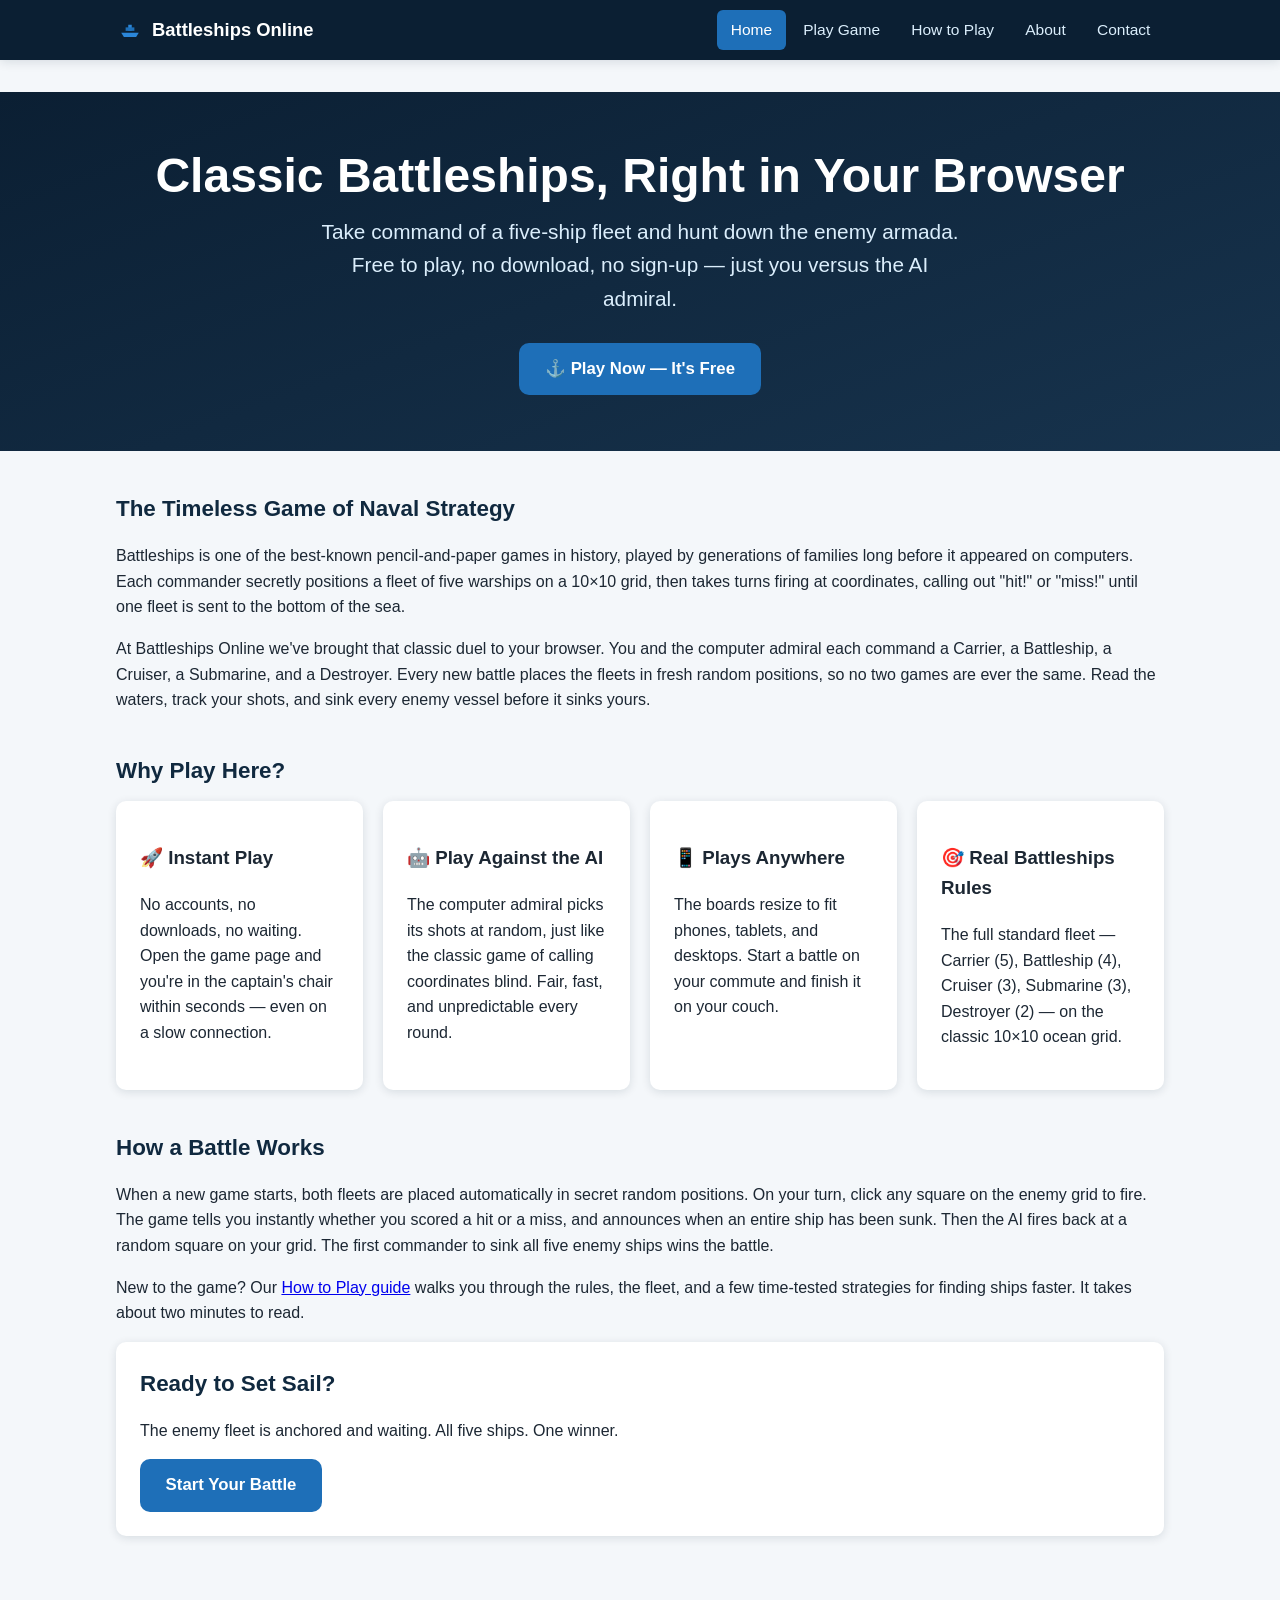
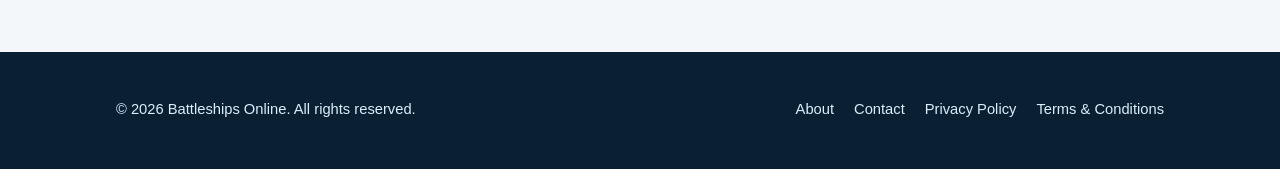
<file: index.html>
<!DOCTYPE html>
<html lang="en">
<head>
  <meta charset="UTF-8">
  <meta name="viewport" content="width=device-width, initial-scale=1.0">
  <title>Battleships Online — Free Battleship Game vs AI</title>
  <meta name="description" content="Play the classic Battleships game free in your browser. Sink the AI fleet before it sinks yours — no download, no sign-up, just instant naval strategy fun.">
  <link rel="icon" type="image/svg+xml" href="favicon.svg">
  <link rel="stylesheet" href="css/style.css">
  <script async src="https://pagead2.googlesyndication.com/pagead/js/adsbygoogle.js?client=ca-pub-6449843857507736" crossorigin="anonymous"></script>
</head>
<body>
  <a class="skip-link" href="#main-content">Skip to main content</a>

  <header class="site-header">
    <div class="container">
      <a class="brand" href="index.html">
        <svg viewBox="0 0 64 64" aria-hidden="true"><path d="M12 38h40l-6 10H18z" fill="#2b86d9"/><rect x="28" y="20" width="8" height="14" fill="#2b86d9"/><rect x="22" y="26" width="20" height="8" fill="#1e6fb8"/></svg>
        Battleships Online
      </a>
      <button class="nav-toggle" aria-expanded="false" aria-controls="main-nav">☰ Menu</button>
      <nav class="main-nav" id="main-nav" aria-label="Main navigation">
        <ul>
          <li><a href="index.html" aria-current="page">Home</a></li>
          <li><a href="game.html">Play Game</a></li>
          <li><a href="how-to-play.html">How to Play</a></li>
          <li><a href="about.html">About</a></li>
          <li><a href="contact.html">Contact</a></li>
        </ul>
      </nav>
    </div>
  </header>

  <main id="main-content">
    <section class="hero">
      <div class="container">
        <h1>Classic Battleships, Right in Your Browser</h1>
        <p>Take command of a five-ship fleet and hunt down the enemy armada. Free to play, no download, no sign-up — just you versus the AI admiral.</p>
        <a class="btn" href="game.html">⚓ Play Now — It's Free</a>
      </div>
    </section>

    <div class="container">
      <section aria-labelledby="what-is">
        <h2 class="section-title" id="what-is">The Timeless Game of Naval Strategy</h2>
        <p>
          Battleships is one of the best-known pencil-and-paper games in history, played by
          generations of families long before it appeared on computers. Each commander secretly
          positions a fleet of five warships on a 10×10 grid, then takes turns firing at
          coordinates, calling out "hit!" or "miss!" until one fleet is sent to the bottom of the sea.
        </p>
        <p>
          At Battleships Online we've brought that classic duel to your browser. You and the
          computer admiral each command a Carrier, a Battleship, a Cruiser, a Submarine, and a
          Destroyer. Every new battle places the fleets in fresh random positions, so no two
          games are ever the same. Read the waters, track your shots, and sink every enemy
          vessel before it sinks yours.
        </p>
      </section>

      <section aria-labelledby="features">
        <h2 class="section-title" id="features">Why Play Here?</h2>
        <div class="card-grid">
          <div class="card">
            <h3>🚀 Instant Play</h3>
            <p>No accounts, no downloads, no waiting. Open the game page and you're in the captain's chair within seconds — even on a slow connection.</p>
          </div>
          <div class="card">
            <h3>🤖 Play Against the AI</h3>
            <p>The computer admiral picks its shots at random, just like the classic game of calling coordinates blind. Fair, fast, and unpredictable every round.</p>
          </div>
          <div class="card">
            <h3>📱 Plays Anywhere</h3>
            <p>The boards resize to fit phones, tablets, and desktops. Start a battle on your commute and finish it on your couch.</p>
          </div>
          <div class="card">
            <h3>🎯 Real Battleships Rules</h3>
            <p>The full standard fleet — Carrier (5), Battleship (4), Cruiser (3), Submarine (3), Destroyer (2) — on the classic 10×10 ocean grid.</p>
          </div>
        </div>
      </section>

      <!--
        AD SLOT #1 (home page)
        After your AdSense account is approved, paste your ad unit code here, e.g.:
        <script async src="https://pagead2.googlesyndication.com/pagead/js/adsbygoogle.js?client=ca-pub-XXXXXXXXXXXXXXXX" crossorigin="anonymous"></script>
        <ins class="adsbygoogle" style="display:block" data-ad-client="ca-pub-XXXXXXXXXXXXXXXX" data-ad-slot="1234567890" data-ad-format="auto" data-full-width-responsive="true"></ins>
        <script>(adsbygoogle = window.adsbygoogle || []).push({});</script>
      -->

      <section aria-labelledby="how-works">
        <h2 class="section-title" id="how-works">How a Battle Works</h2>
        <p>
          When a new game starts, both fleets are placed automatically in secret random
          positions. On your turn, click any square on the enemy grid to fire. The game tells
          you instantly whether you scored a hit or a miss, and announces when an entire ship
          has been sunk. Then the AI fires back at a random square on your grid. The first
          commander to sink all five enemy ships wins the battle.
        </p>
        <p>
          New to the game? Our <a href="how-to-play.html">How to Play guide</a> walks you
          through the rules, the fleet, and a few time-tested strategies for finding ships
          faster. It takes about two minutes to read.
        </p>
      </section>

      <section class="card" aria-labelledby="cta">
        <h2 class="section-title" id="cta" style="margin-top:0">Ready to Set Sail?</h2>
        <p>The enemy fleet is anchored and waiting. All five ships. One winner.</p>
        <a class="btn" href="game.html">Start Your Battle</a>
      </section>
    </div>
  </main>

  <footer class="site-footer">
    <div class="container">
      <p>&copy; <span class="js-current-year">2026</span> Battleships Online. All rights reserved.</p>
      <ul class="footer-links">
        <li><a href="about.html">About</a></li>
        <li><a href="contact.html">Contact</a></li>
        <li><a href="privacy-policy.html">Privacy Policy</a></li>
        <li><a href="terms-and-conditions.html">Terms &amp; Conditions</a></li>
      </ul>
    </div>
  </footer>

  <script src="js/main.js"></script>
</body>
</html>
</file>
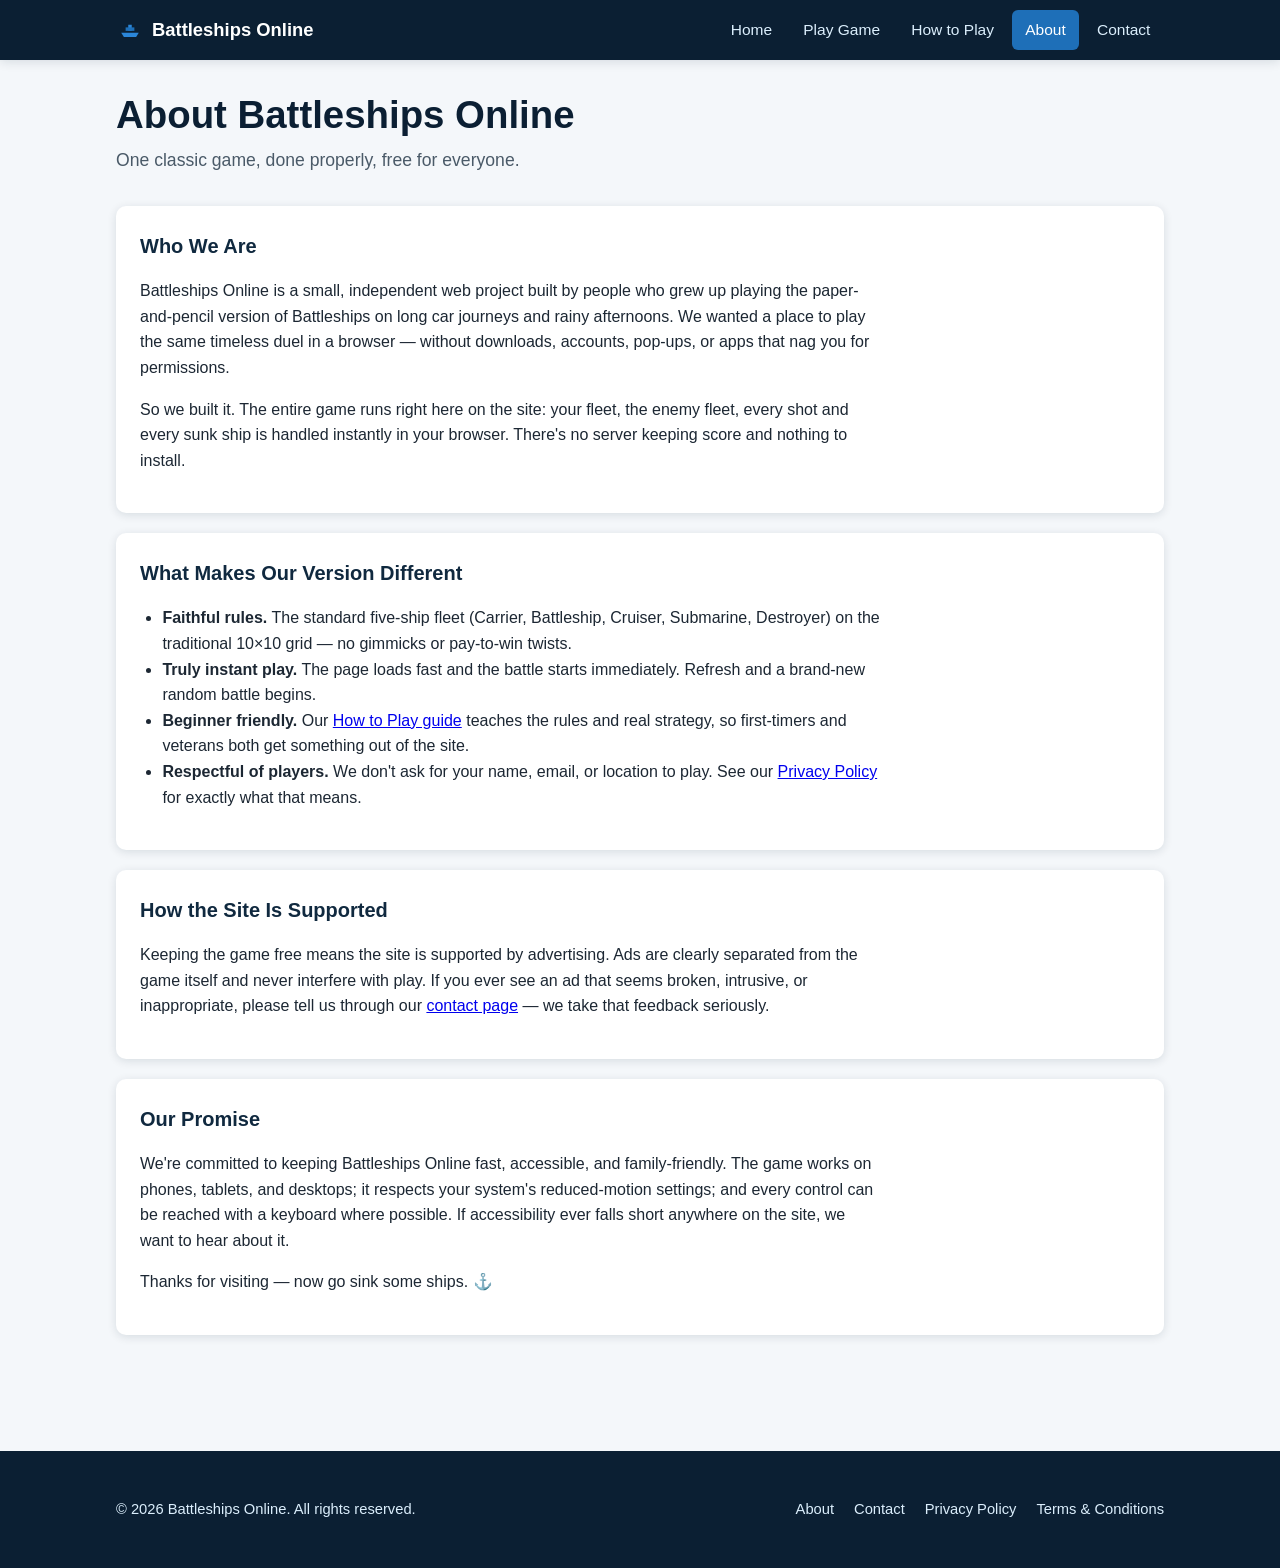
<file: about.html>
<!DOCTYPE html>
<html lang="en">
<head>
  <meta charset="UTF-8">
  <meta name="viewport" content="width=device-width, initial-scale=1.0">
  <title>About Us | Battleships Online</title>
  <meta name="description" content="Learn about Battleships Online: who we are, why we built a free browser Battleships game, and what makes our version of the classic naval strategy game worth playing.">
  <link rel="icon" type="image/svg+xml" href="favicon.svg">
  <link rel="stylesheet" href="css/style.css">
</head>
<body>
  <a class="skip-link" href="#main-content">Skip to main content</a>

  <header class="site-header">
    <div class="container">
      <a class="brand" href="index.html">
        <svg viewBox="0 0 64 64" aria-hidden="true"><path d="M12 38h40l-6 10H18z" fill="#2b86d9"/><rect x="28" y="20" width="8" height="14" fill="#2b86d9"/><rect x="22" y="26" width="20" height="8" fill="#1e6fb8"/></svg>
        Battleships Online
      </a>
      <button class="nav-toggle" aria-expanded="false" aria-controls="main-nav">☰ Menu</button>
      <nav class="main-nav" id="main-nav" aria-label="Main navigation">
        <ul>
          <li><a href="index.html">Home</a></li>
          <li><a href="game.html">Play Game</a></li>
          <li><a href="how-to-play.html">How to Play</a></li>
          <li><a href="about.html" aria-current="page">About</a></li>
          <li><a href="contact.html">Contact</a></li>
        </ul>
      </nav>
    </div>
  </header>

  <main id="main-content">
    <div class="container legal">
      <h1 class="page-title">About Battleships Online</h1>
      <p class="page-subtitle">One classic game, done properly, free for everyone.</p>

      <section class="card">
        <h2 style="margin-top:0">Who We Are</h2>
        <p>
          Battleships Online is a small, independent web project built by people who grew up
          playing the paper-and-pencil version of Battleships on long car journeys and rainy
          afternoons. We wanted a place to play the same timeless duel in a browser — without
          downloads, accounts, pop-ups, or apps that nag you for permissions.
        </p>
        <p>
          So we built it. The entire game runs right here on the site: your fleet, the
          enemy fleet, every shot and every sunk ship is handled instantly in your browser.
          There's no server keeping score and nothing to install.
        </p>
      </section>

      <section class="card">
        <h2 style="margin-top:0">What Makes Our Version Different</h2>
        <ul>
          <li><strong>Faithful rules.</strong> The standard five-ship fleet (Carrier, Battleship, Cruiser, Submarine, Destroyer) on the traditional 10×10 grid — no gimmicks or pay-to-win twists.</li>
          <li><strong>Truly instant play.</strong> The page loads fast and the battle starts immediately. Refresh and a brand-new random battle begins.</li>
          <li><strong>Beginner friendly.</strong> Our <a href="how-to-play.html">How to Play guide</a> teaches the rules and real strategy, so first-timers and veterans both get something out of the site.</li>
          <li><strong>Respectful of players.</strong> We don't ask for your name, email, or location to play. See our <a href="privacy-policy.html">Privacy Policy</a> for exactly what that means.</li>
        </ul>
      </section>

      <!--
        AD SLOT #4 (about page)
        Paste your AdSense ad unit code here after approval.
      -->

      <section class="card">
        <h2 style="margin-top:0">How the Site Is Supported</h2>
        <p>
          Keeping the game free means the site is supported by advertising. Ads are clearly
          separated from the game itself and never interfere with play. If you ever see an
          ad that seems broken, intrusive, or inappropriate, please tell us through our
          <a href="contact.html">contact page</a> — we take that feedback seriously.
        </p>
      </section>

      <section class="card">
        <h2 style="margin-top:0">Our Promise</h2>
        <p>
          We're committed to keeping Battleships Online fast, accessible, and family-friendly.
          The game works on phones, tablets, and desktops; it respects your system's reduced-motion
          settings; and every control can be reached with a keyboard where possible. If
          accessibility ever falls short anywhere on the site, we want to hear about it.
        </p>
        <p>Thanks for visiting — now go sink some ships. ⚓</p>
      </section>
    </div>
  </main>

  <footer class="site-footer">
    <div class="container">
      <p>&copy; <span class="js-current-year">2026</span> Battleships Online. All rights reserved.</p>
      <ul class="footer-links">
        <li><a href="about.html">About</a></li>
        <li><a href="contact.html">Contact</a></li>
        <li><a href="privacy-policy.html">Privacy Policy</a></li>
        <li><a href="terms-and-conditions.html">Terms &amp; Conditions</a></li>
      </ul>
    </div>
  </footer>

  <script src="js/main.js"></script>
</body>
</html>
</file>
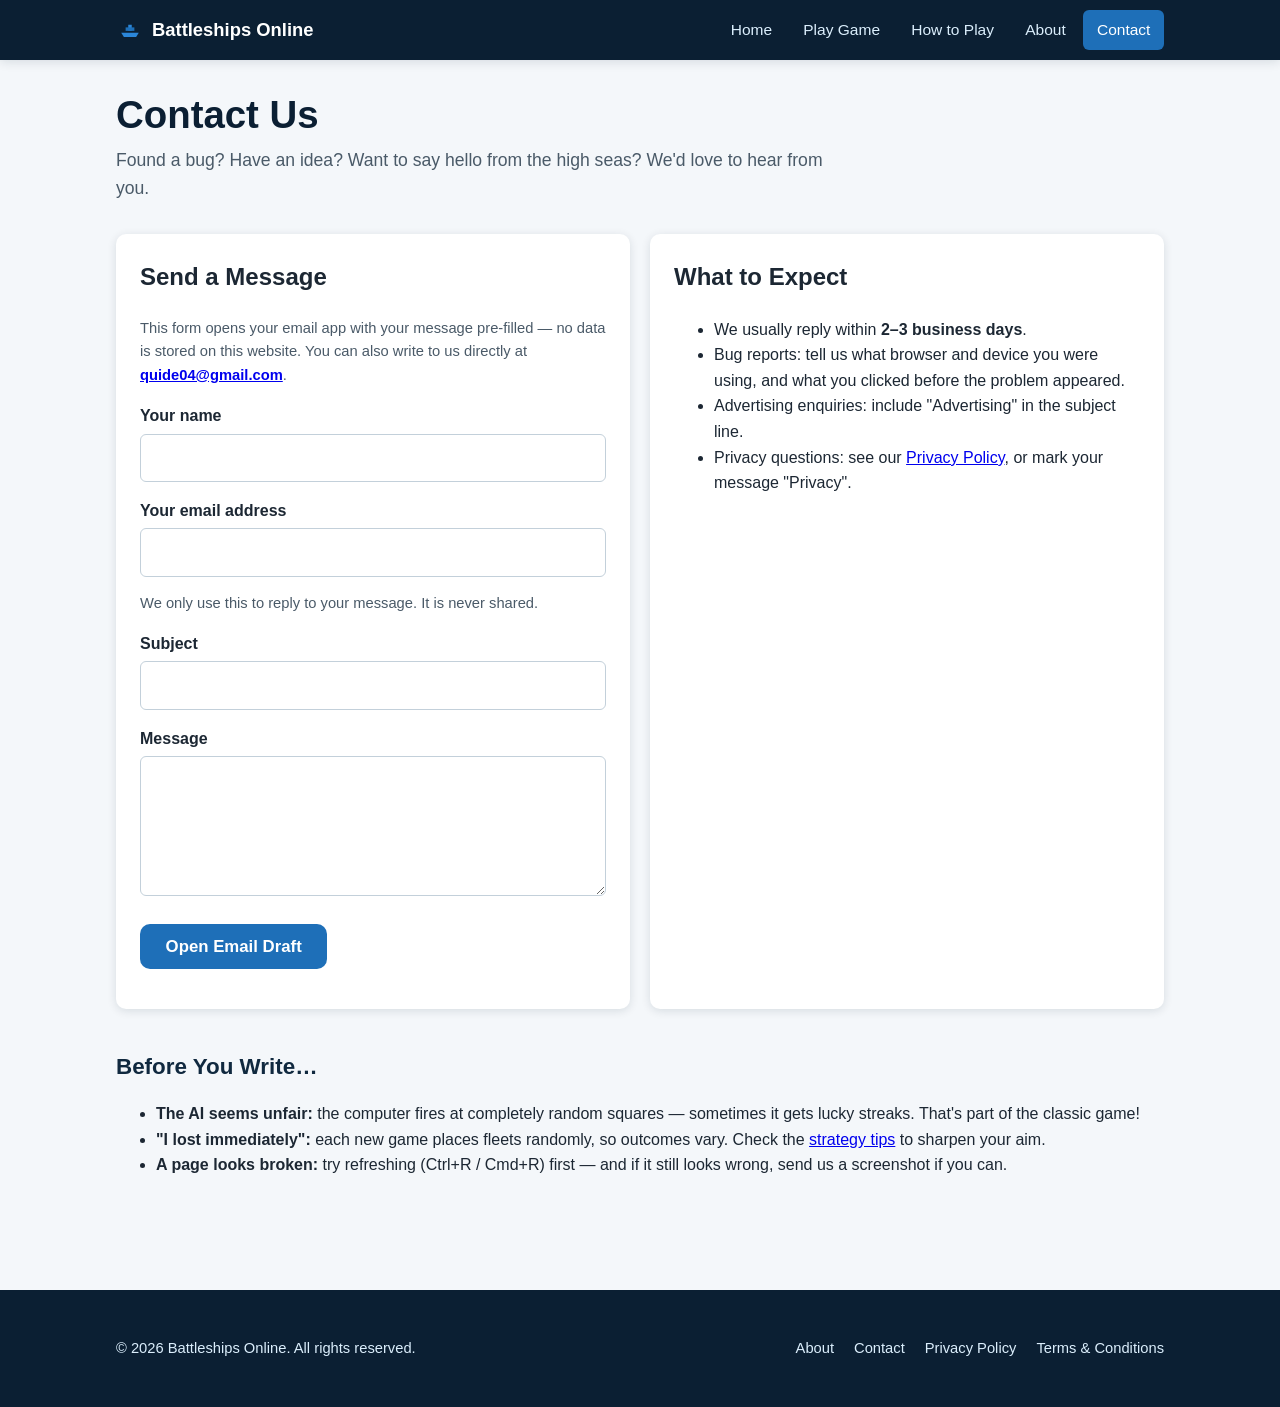
<file: contact.html>
<!DOCTYPE html>
<html lang="en">
<head>
  <meta charset="UTF-8">
  <meta name="viewport" content="width=device-width, initial-scale=1.0">
  <title>Contact Us | Battleships Online</title>
  <meta name="description" content="Get in touch with the Battleships Online team. Report a bug, suggest an improvement, ask about advertising, or just say hello — we read every message.">
  <link rel="icon" type="image/svg+xml" href="favicon.svg">
  <link rel="stylesheet" href="css/style.css">
</head>
<body>
  <a class="skip-link" href="#main-content">Skip to main content</a>

  <header class="site-header">
    <div class="container">
      <a class="brand" href="index.html">
        <svg viewBox="0 0 64 64" aria-hidden="true"><path d="M12 38h40l-6 10H18z" fill="#2b86d9"/><rect x="28" y="20" width="8" height="14" fill="#2b86d9"/><rect x="22" y="26" width="20" height="8" fill="#1e6fb8"/></svg>
        Battleships Online
      </a>
      <button class="nav-toggle" aria-expanded="false" aria-controls="main-nav">☰ Menu</button>
      <nav class="main-nav" id="main-nav" aria-label="Main navigation">
        <ul>
          <li><a href="index.html">Home</a></li>
          <li><a href="game.html">Play Game</a></li>
          <li><a href="how-to-play.html">How to Play</a></li>
          <li><a href="about.html">About</a></li>
          <li><a href="contact.html" aria-current="page">Contact</a></li>
        </ul>
      </nav>
    </div>
  </header>

  <main id="main-content">
    <div class="container">
      <h1 class="page-title">Contact Us</h1>
      <p class="page-subtitle">Found a bug? Have an idea? Want to say hello from the high seas? We'd love to hear from you.</p>

      <div class="card-grid">
        <section class="card">
          <h2 style="margin-top:0">Send a Message</h2>
          <p class="form-hint">
            This form opens your email app with your message pre-filled — no data is stored
            on this website. You can also write to us directly at
            <a href="mailto:quide04@gmail.com"><strong>quide04@gmail.com</strong></a>.
          </p>
          <form class="contact-form" id="contact-form" action="mailto:quide04@gmail.com" method="post" enctype="text/plain">
            <label for="name">Your name</label>
            <input type="text" id="name" name="name" autocomplete="name" required>

            <label for="email">Your email address</label>
            <input type="email" id="email" name="email" autocomplete="email" required>
            <p class="form-hint">We only use this to reply to your message. It is never shared.</p>

            <label for="subject">Subject</label>
            <input type="text" id="subject" name="subject" required>

            <label for="message">Message</label>
            <textarea id="message" name="message" required></textarea>

            <p style="margin-top:1.25rem">
              <button class="btn" type="submit">Open Email Draft</button>
            </p>
          </form>
        </section>

        <section class="card">
          <h2 style="margin-top:0">What to Expect</h2>
          <ul>
            <li>We usually reply within <strong>2–3 business days</strong>.</li>
            <li>Bug reports: tell us what browser and device you were using, and what you clicked before the problem appeared.</li>
            <li>Advertising enquiries: include "Advertising" in the subject line.</li>
            <li>Privacy questions: see our <a href="privacy-policy.html">Privacy Policy</a>, or mark your message "Privacy".</li>
          </ul>
        </section>
      </div>

      <section aria-labelledby="before-writing">
        <h2 class="section-title" id="before-writing">Before You Write…</h2>
        <ul>
          <li><strong>The AI seems unfair:</strong> the computer fires at completely random squares — sometimes it gets lucky streaks. That's part of the classic game!</li>
          <li><strong>"I lost immediately":</strong> each new game places fleets randomly, so outcomes vary. Check the <a href="how-to-play.html#strategy">strategy tips</a> to sharpen your aim.</li>
          <li><strong>A page looks broken:</strong> try refreshing (Ctrl+R / Cmd+R) first — and if it still looks wrong, send us a screenshot if you can.</li>
        </ul>
      </section>
    </div>
  </main>

  <footer class="site-footer">
    <div class="container">
      <p>&copy; <span class="js-current-year">2026</span> Battleships Online. All rights reserved.</p>
      <ul class="footer-links">
        <li><a href="about.html">About</a></li>
        <li><a href="contact.html">Contact</a></li>
        <li><a href="privacy-policy.html">Privacy Policy</a></li>
        <li><a href="terms-and-conditions.html">Terms &amp; Conditions</a></li>
      </ul>
    </div>
  </footer>

  <script src="js/main.js"></script>
  <script>
    // mailto fallback: build a readable subject/body so the visitor's email app opens pre-filled.
    (function () {
      var form = document.getElementById('contact-form');
      form.addEventListener('submit', function (e) {
        e.preventDefault();
        var name = document.getElementById('name').value.trim();
        var email = document.getElementById('email').value.trim();
        var subject = document.getElementById('subject').value.trim();
        var message = document.getElementById('message').value.trim();
        var body =
          'Name: ' + name + '\n' +
          'Reply-to email: ' + email + '\n\n' +
          message;
        window.location.href =
          'mailto:quide04@gmail.com' +
          '?subject=' + encodeURIComponent('[Battleships Online] ' + subject) +
          '&body=' + encodeURIComponent(body);
      });
    })();
  </script>
</body>
</html>
</file>
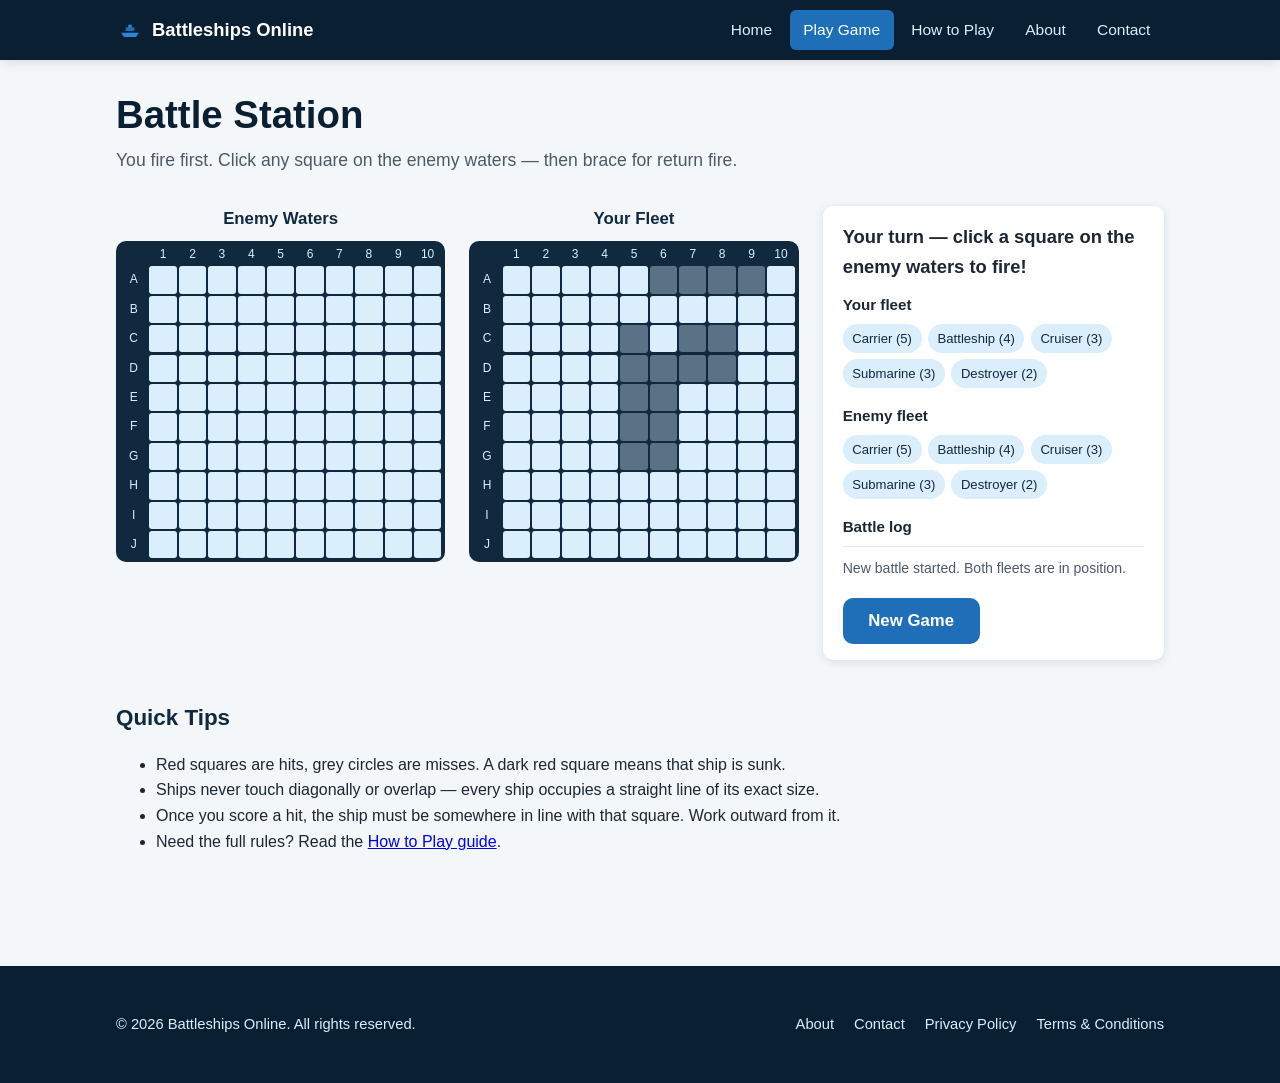
<file: game.html>
<!DOCTYPE html>
<html lang="en">
<head>
  <meta charset="UTF-8">
  <meta name="viewport" content="width=device-width, initial-scale=1.0">
  <title>Play Battleships — Free Online Game vs AI | Battleships Online</title>
  <meta name="description" content="Play Battleships online against the AI. Click to fire, sink all five enemy ships before the computer sinks yours. Free, instant, no sign-up.">
  <link rel="icon" type="image/svg+xml" href="favicon.svg">
  <link rel="stylesheet" href="css/style.css">
</head>
<body>
  <a class="skip-link" href="#main-content">Skip to main content</a>

  <header class="site-header">
    <div class="container">
      <a class="brand" href="index.html">
        <svg viewBox="0 0 64 64" aria-hidden="true"><path d="M12 38h40l-6 10H18z" fill="#2b86d9"/><rect x="28" y="20" width="8" height="14" fill="#2b86d9"/><rect x="22" y="26" width="20" height="8" fill="#1e6fb8"/></svg>
        Battleships Online
      </a>
      <button class="nav-toggle" aria-expanded="false" aria-controls="main-nav">☰ Menu</button>
      <nav class="main-nav" id="main-nav" aria-label="Main navigation">
        <ul>
          <li><a href="index.html">Home</a></li>
          <li><a href="game.html" aria-current="page">Play Game</a></li>
          <li><a href="how-to-play.html">How to Play</a></li>
          <li><a href="about.html">About</a></li>
          <li><a href="contact.html">Contact</a></li>
        </ul>
      </nav>
    </div>
  </header>

  <main id="main-content">
    <div class="container">
      <h1 class="page-title">Battle Station</h1>
      <p class="page-subtitle">You fire first. Click any square on the enemy waters — then brace for return fire.</p>

      <div id="game-over-banner" class="game-over-banner" hidden>
        <p id="game-over-text"></p>
        <button class="btn" id="new-game-btn-2" type="button">Play Again</button>
      </div>

      <div class="game-layout">
        <section class="boards" aria-label="Game boards">
          <div class="board-panel">
            <h2>Enemy Waters <span class="visually-hidden">(click a square to fire)</span></h2>
            <div id="enemy-board"></div>
          </div>
          <div class="board-panel">
            <h2>Your Fleet</h2>
            <div id="player-board"></div>
          </div>
        </section>

        <aside class="game-status" aria-label="Battle status">
          <p id="status-message" aria-live="polite"></p>
          <h3 style="margin:0 0 0.4rem; font-size:0.95rem;">Your fleet</h3>
          <ul id="player-fleet-status" class="fleet-status"></ul>
          <h3 style="margin:0 0 0.4rem; font-size:0.95rem;">Enemy fleet</h3>
          <ul id="enemy-fleet-status" class="fleet-status"></ul>
          <h3 style="margin:0 0 0.4rem; font-size:0.95rem;">Battle log</h3>
          <div id="battle-log" class="log" aria-live="polite"></div>
          <div class="game-actions">
            <button class="btn" id="new-game-btn" type="button">New Game</button>
          </div>
        </aside>
      </div>

      <section aria-labelledby="game-help">
        <h2 class="section-title" id="game-help">Quick Tips</h2>
        <ul>
          <li>Red squares are hits, grey circles are misses. A dark red square means that ship is sunk.</li>
          <li>Ships never touch diagonally or overlap — every ship occupies a straight line of its exact size.</li>
          <li>Once you score a hit, the ship must be somewhere in line with that square. Work outward from it.</li>
          <li>Need the full rules? Read the <a href="how-to-play.html">How to Play guide</a>.</li>
        </ul>
      </section>

      <!--
        AD SLOT #2 (game page)
        Paste your AdSense ad unit code here after approval. See README.md for placement guidance.
      -->
    </div>
  </main>

  <footer class="site-footer">
    <div class="container">
      <p>&copy; <span class="js-current-year">2026</span> Battleships Online. All rights reserved.</p>
      <ul class="footer-links">
        <li><a href="about.html">About</a></li>
        <li><a href="contact.html">Contact</a></li>
        <li><a href="privacy-policy.html">Privacy Policy</a></li>
        <li><a href="terms-and-conditions.html">Terms &amp; Conditions</a></li>
      </ul>
    </div>
  </footer>

  <script src="js/game.js"></script>
  <script src="js/main.js"></script>
  <script>
    // "Play Again" button inside the game-over banner reuses the main New Game handler.
    (function () {
      var bannerBtn = document.getElementById('new-game-btn-2');
      var mainBtn = document.getElementById('new-game-btn');
      bannerBtn.addEventListener('click', function () { mainBtn.click(); });
    })();
  </script>
</body>
</html>
</file>
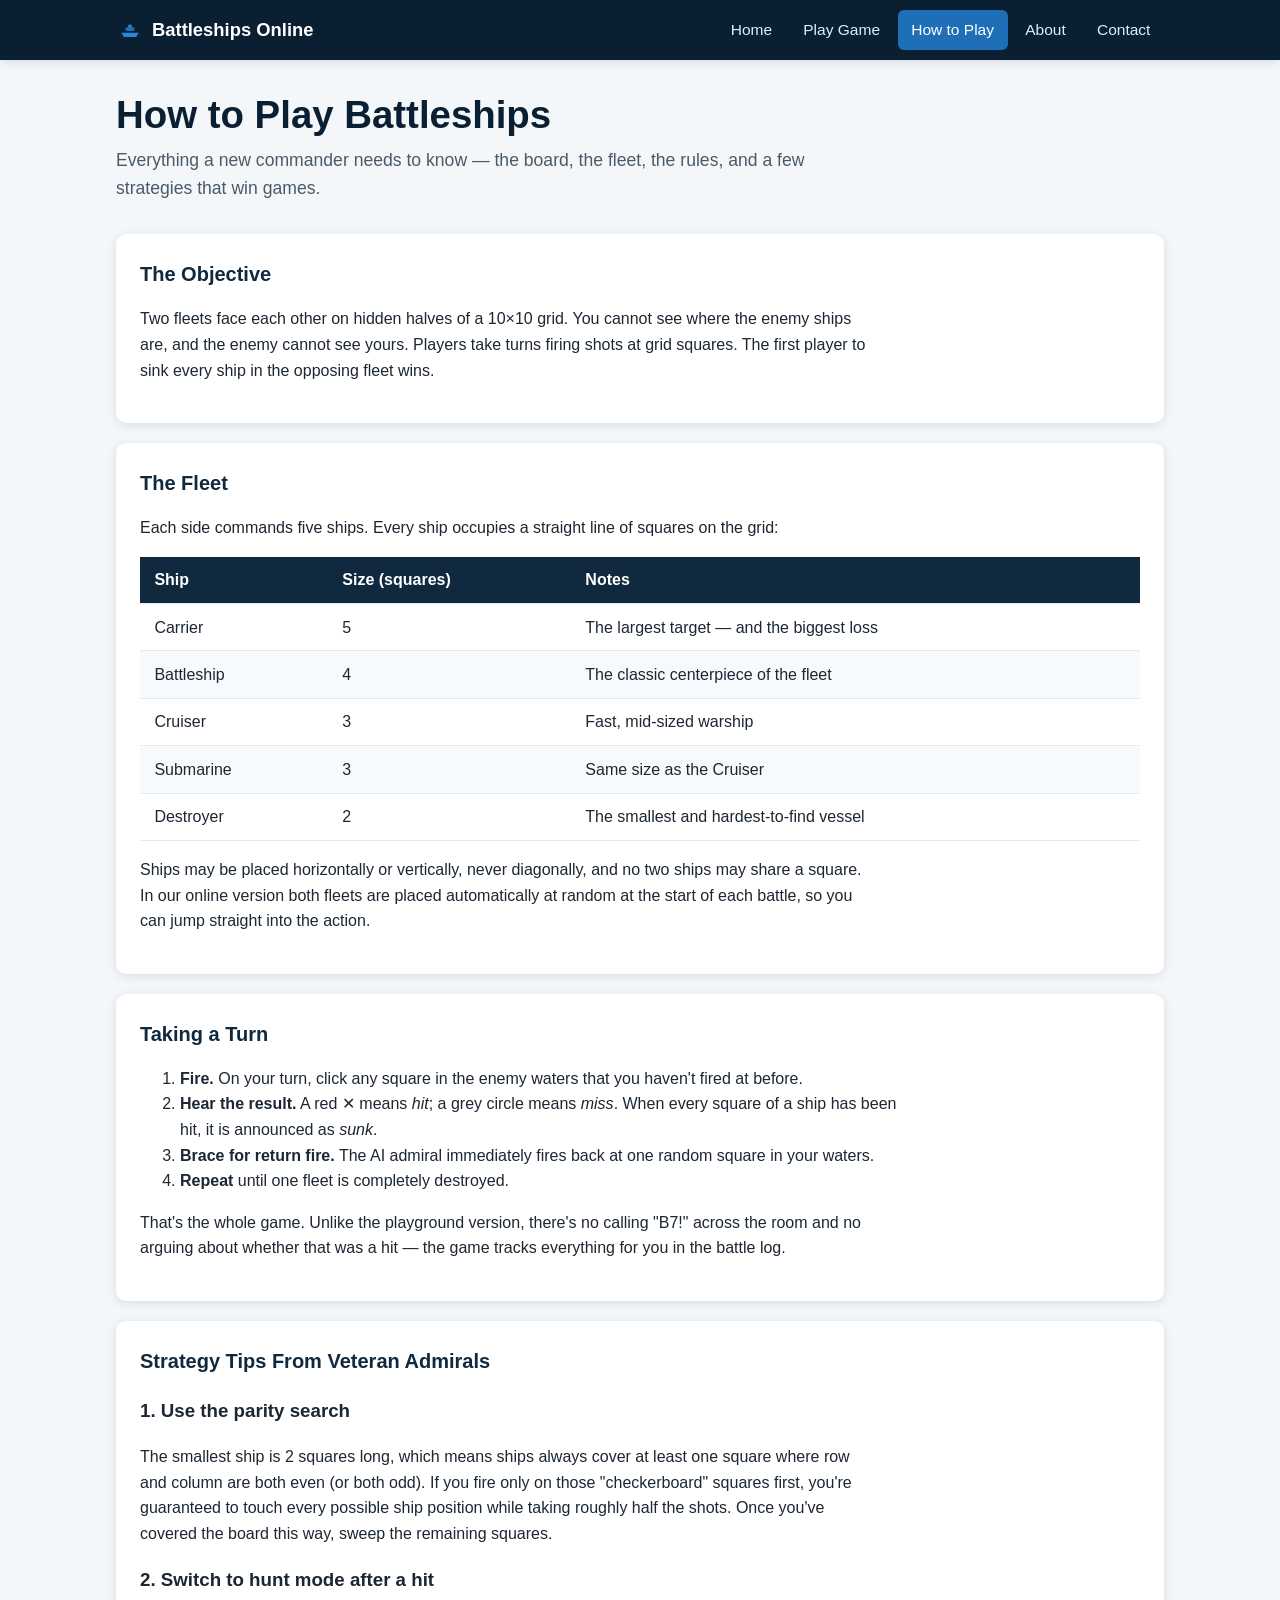
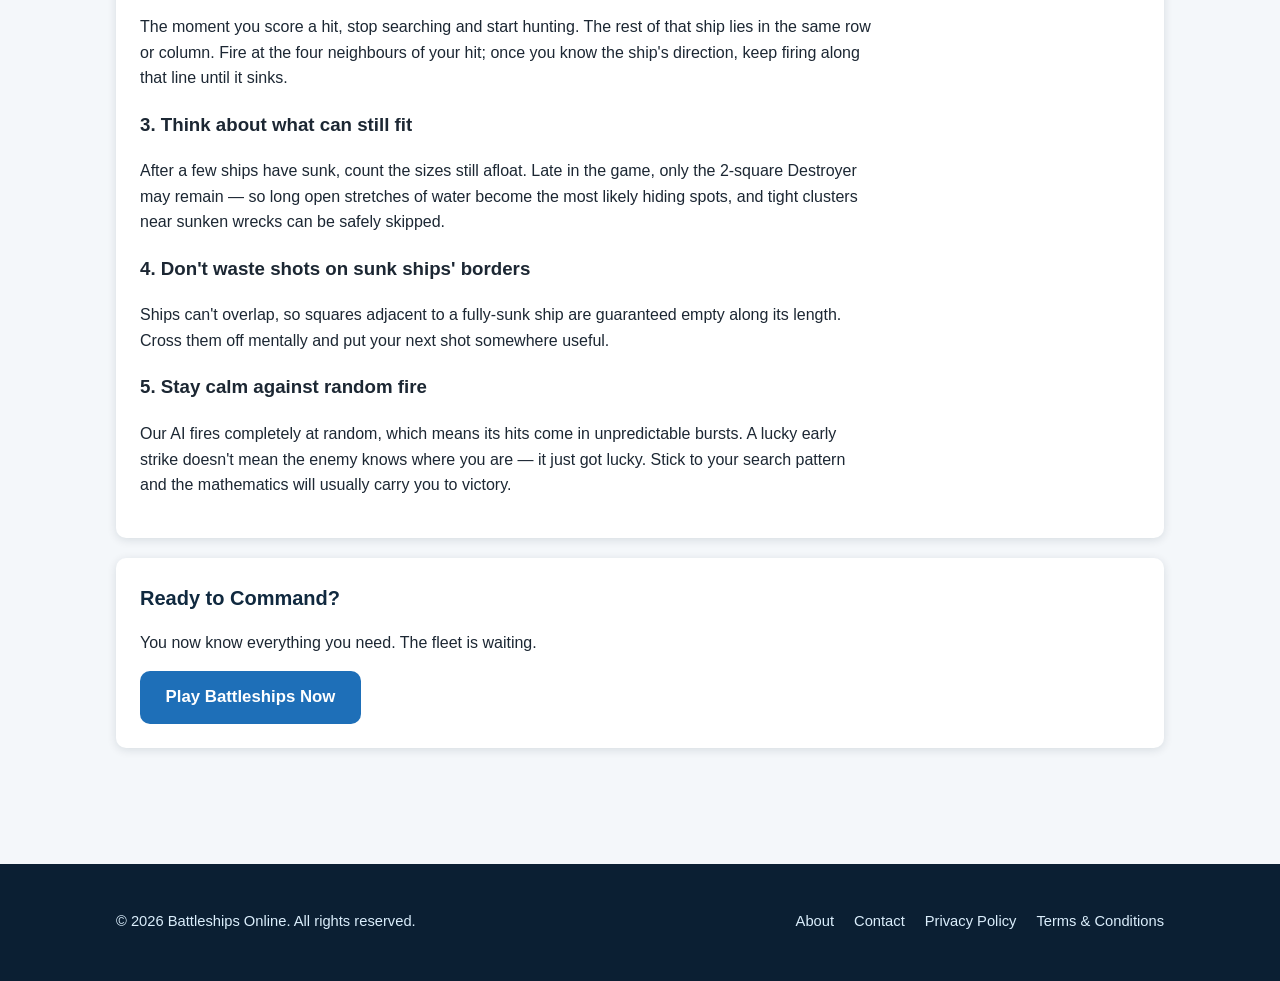
<file: how-to-play.html>
<!DOCTYPE html>
<html lang="en">
<head>
  <meta charset="UTF-8">
  <meta name="viewport" content="width=device-width, initial-scale=1.0">
  <title>How to Play Battleships — Rules &amp; Strategy | Battleships Online</title>
  <meta name="description" content="Learn how to play Battleships: the fleet, the rules, and proven strategies like the parity search and the kill shot pattern. A two-minute guide for new commanders.">
  <link rel="icon" type="image/svg+xml" href="favicon.svg">
  <link rel="stylesheet" href="css/style.css">
</head>
<body>
  <a class="skip-link" href="#main-content">Skip to main content</a>

  <header class="site-header">
    <div class="container">
      <a class="brand" href="index.html">
        <svg viewBox="0 0 64 64" aria-hidden="true"><path d="M12 38h40l-6 10H18z" fill="#2b86d9"/><rect x="28" y="20" width="8" height="14" fill="#2b86d9"/><rect x="22" y="26" width="20" height="8" fill="#1e6fb8"/></svg>
        Battleships Online
      </a>
      <button class="nav-toggle" aria-expanded="false" aria-controls="main-nav">☰ Menu</button>
      <nav class="main-nav" id="main-nav" aria-label="Main navigation">
        <ul>
          <li><a href="index.html">Home</a></li>
          <li><a href="game.html">Play Game</a></li>
          <li><a href="how-to-play.html" aria-current="page">How to Play</a></li>
          <li><a href="about.html">About</a></li>
          <li><a href="contact.html">Contact</a></li>
        </ul>
      </nav>
    </div>
  </header>

  <main id="main-content">
    <div class="container legal">
      <h1 class="page-title">How to Play Battleships</h1>
      <p class="page-subtitle">Everything a new commander needs to know — the board, the fleet, the rules, and a few strategies that win games.</p>

      <section class="card">
        <h2 style="margin-top:0">The Objective</h2>
        <p>
          Two fleets face each other on hidden halves of a 10×10 grid. You cannot see where
          the enemy ships are, and the enemy cannot see yours. Players take turns firing
          shots at grid squares. The first player to sink every ship in the opposing fleet
          wins.
        </p>
      </section>

      <section class="card">
        <h2 style="margin-top:0">The Fleet</h2>
        <p>Each side commands five ships. Every ship occupies a straight line of squares on the grid:</p>
        <div class="table-wrap">
          <table>
            <thead>
              <tr><th scope="col">Ship</th><th scope="col">Size (squares)</th><th scope="col">Notes</th></tr>
            </thead>
            <tbody>
              <tr><td>Carrier</td><td>5</td><td>The largest target — and the biggest loss</td></tr>
              <tr><td>Battleship</td><td>4</td><td>The classic centerpiece of the fleet</td></tr>
              <tr><td>Cruiser</td><td>3</td><td>Fast, mid-sized warship</td></tr>
              <tr><td>Submarine</td><td>3</td><td>Same size as the Cruiser</td></tr>
              <tr><td>Destroyer</td><td>2</td><td>The smallest and hardest-to-find vessel</td></tr>
            </tbody>
          </table>
        </div>
        <p>
          Ships may be placed horizontally or vertically, never diagonally, and no two ships
          may share a square. In our online version both fleets are placed automatically at
          random at the start of each battle, so you can jump straight into the action.
        </p>
      </section>

      <!--
        AD SLOT #3 (how-to-play page)
        Paste your AdSense ad unit code here after approval.
      -->

      <section class="card">
        <h2 style="margin-top:0">Taking a Turn</h2>
        <ol>
          <li><strong>Fire.</strong> On your turn, click any square in the enemy waters that you haven't fired at before.</li>
          <li><strong>Hear the result.</strong> A red ✕ means <em>hit</em>; a grey circle means <em>miss</em>. When every square of a ship has been hit, it is announced as <em>sunk</em>.</li>
          <li><strong>Brace for return fire.</strong> The AI admiral immediately fires back at one random square in your waters.</li>
          <li><strong>Repeat</strong> until one fleet is completely destroyed.</li>
        </ol>
        <p>
          That's the whole game. Unlike the playground version, there's no calling "B7!"
          across the room and no arguing about whether that was a hit — the game tracks
          everything for you in the battle log.
        </p>
      </section>

      <section class="card">
        <h2 style="margin-top:0">Strategy Tips From Veteran Admirals</h2>

        <h3>1. Use the parity search</h3>
        <p>
          The smallest ship is 2 squares long, which means ships always cover at least one
          square where row and column are both even (or both odd). If you fire only on those
          "checkerboard" squares first, you're guaranteed to touch every possible ship
          position while taking roughly half the shots. Once you've covered the board this
          way, sweep the remaining squares.
        </p>

        <h3>2. Switch to hunt mode after a hit</h3>
        <p>
          The moment you score a hit, stop searching and start hunting. The rest of that ship
          lies in the same row or column. Fire at the four neighbours of your hit; once you
          know the ship's direction, keep firing along that line until it sinks.
        </p>

        <h3>3. Think about what can still fit</h3>
        <p>
          After a few ships have sunk, count the sizes still afloat. Late in the game, only
          the 2-square Destroyer may remain — so long open stretches of water become the most
          likely hiding spots, and tight clusters near sunken wrecks can be safely skipped.
        </p>

        <h3>4. Don't waste shots on sunk ships' borders</h3>
        <p>
          Ships can't overlap, so squares adjacent to a fully-sunk ship are guaranteed empty
          along its length. Cross them off mentally and put your next shot somewhere useful.
        </p>

        <h3>5. Stay calm against random fire</h3>
        <p>
          Our AI fires completely at random, which means its hits come in unpredictable
          bursts. A lucky early strike doesn't mean the enemy knows where you are — it just
          got lucky. Stick to your search pattern and the mathematics will usually carry you
          to victory.
        </p>
      </section>

      <section class="card">
        <h2 style="margin-top:0">Ready to Command?</h2>
        <p>You now know everything you need. The fleet is waiting.</p>
        <a class="btn" href="game.html">Play Battleships Now</a>
      </section>
    </div>
  </main>

  <footer class="site-footer">
    <div class="container">
      <p>&copy; <span class="js-current-year">2026</span> Battleships Online. All rights reserved.</p>
      <ul class="footer-links">
        <li><a href="about.html">About</a></li>
        <li><a href="contact.html">Contact</a></li>
        <li><a href="privacy-policy.html">Privacy Policy</a></li>
        <li><a href="terms-and-conditions.html">Terms &amp; Conditions</a></li>
      </ul>
    </div>
  </footer>

  <script src="js/main.js"></script>
</body>
</html>
</file>
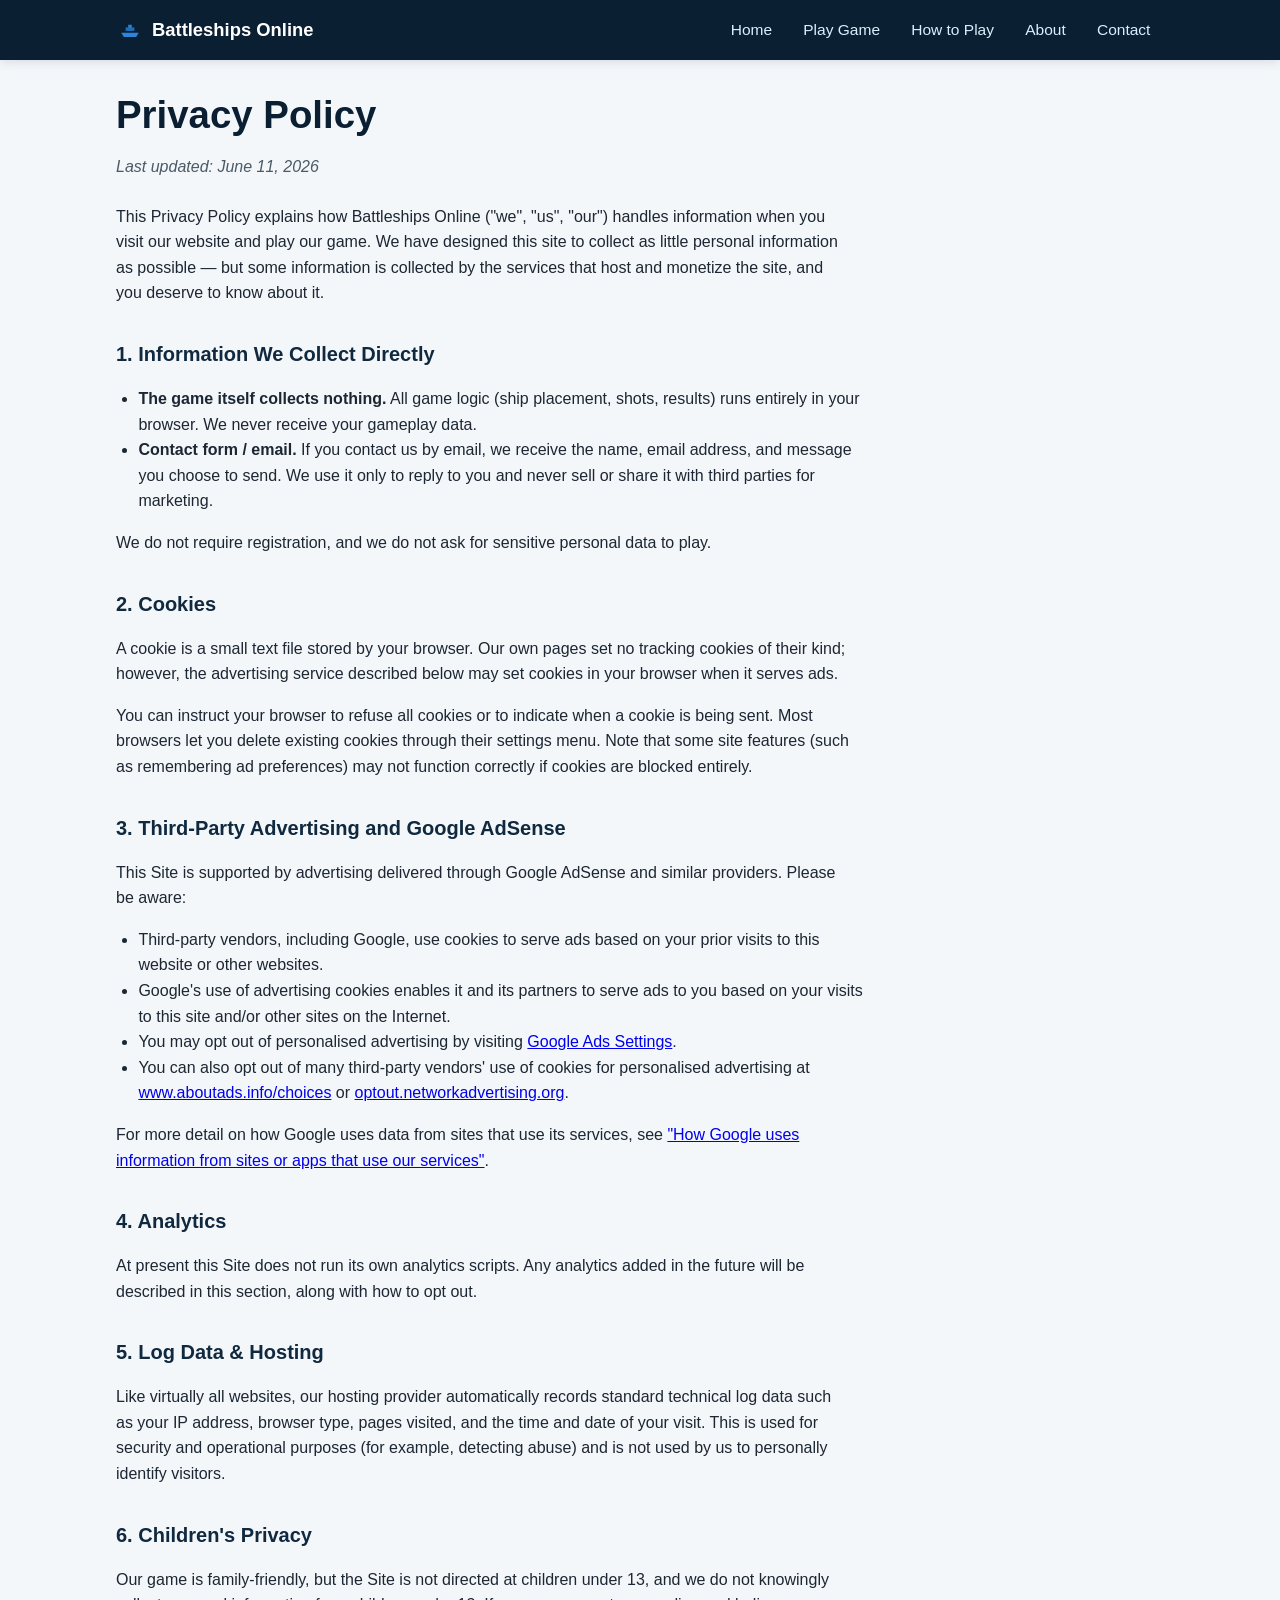
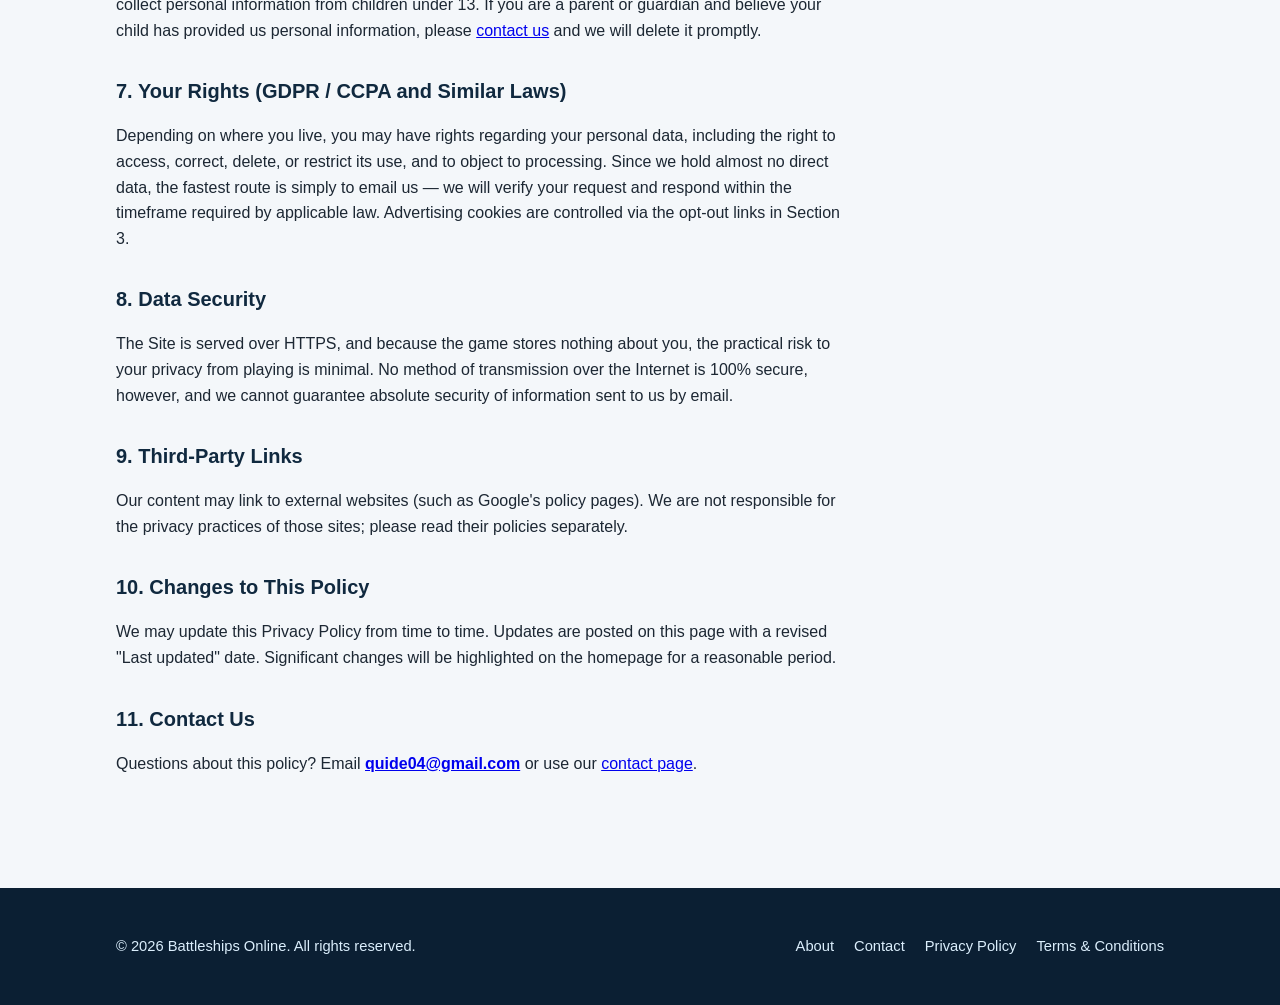
<file: privacy-policy.html>
<!DOCTYPE html>
<html lang="en">
<head>
  <meta charset="UTF-8">
  <meta name="viewport" content="width=device-width, initial-scale=1.0">
  <title>Privacy Policy | Battleships Online</title>
  <meta name="description" content="Privacy Policy for Battleships Online: what data we do and don't collect, how cookies work, and how third-party advertising (including Google AdSense) uses cookies on this site.">
  <link rel="icon" type="image/svg+xml" href="favicon.svg">
  <link rel="stylesheet" href="css/style.css">
</head>
<body>
  <a class="skip-link" href="#main-content">Skip to main content</a>

  <header class="site-header">
    <div class="container">
      <a class="brand" href="index.html">
        <svg viewBox="0 0 64 64" aria-hidden="true"><path d="M12 38h40l-6 10H18z" fill="#2b86d9"/><rect x="28" y="20" width="8" height="14" fill="#2b86d9"/><rect x="22" y="26" width="20" height="8" fill="#1e6fb8"/></svg>
        Battleships Online
      </a>
      <button class="nav-toggle" aria-expanded="false" aria-controls="main-nav">☰ Menu</button>
      <nav class="main-nav" id="main-nav" aria-label="Main navigation">
        <ul>
          <li><a href="index.html">Home</a></li>
          <li><a href="game.html">Play Game</a></li>
          <li><a href="how-to-play.html">How to Play</a></li>
          <li><a href="about.html">About</a></li>
          <li><a href="contact.html">Contact</a></li>
        </ul>
      </nav>
    </div>
  </header>

  <main id="main-content">
    <div class="container legal">
      <h1 class="page-title">Privacy Policy</h1>
      <p class="last-updated">Last updated: June 11, 2026</p>

      <p>
        This Privacy Policy explains how Battleships Online ("we", "us", "our") handles
        information when you visit our website and play our game. We have designed this site
        to collect as little personal information as possible — but some information is
        collected by the services that host and monetize the site, and you deserve to know
        about it.
      </p>

      <h2>1. Information We Collect Directly</h2>
      <ul>
        <li><strong>The game itself collects nothing.</strong> All game logic (ship placement, shots, results) runs entirely in your browser. We never receive your gameplay data.</li>
        <li><strong>Contact form / email.</strong> If you contact us by email, we receive the name, email address, and message you choose to send. We use it only to reply to you and never sell or share it with third parties for marketing.</li>
      </ul>
      <p>We do not require registration, and we do not ask for sensitive personal data to play.</p>

      <h2>2. Cookies</h2>
      <p>
        A cookie is a small text file stored by your browser. Our own pages set no tracking
        cookies of their kind; however, the advertising service described below may set
        cookies in your browser when it serves ads.
      </p>
      <p>
        You can instruct your browser to refuse all cookies or to indicate when a cookie is
        being sent. Most browsers let you delete existing cookies through their settings
        menu. Note that some site features (such as remembering ad preferences) may not
        function correctly if cookies are blocked entirely.
      </p>

      <h2>3. Third-Party Advertising and Google AdSense</h2>
      <p>
        This Site is supported by advertising delivered through Google AdSense and similar
        providers. Please be aware:
      </p>
      <ul>
        <li>Third-party vendors, including Google, use cookies to serve ads based on your prior visits to this website or other websites.</li>
        <li>Google's use of advertising cookies enables it and its partners to serve ads to you based on your visits to this site and/or other sites on the Internet.</li>
        <li>You may opt out of personalised advertising by visiting <a href="https://www.google.com/settings/ads" rel="noopener noreferrer" target="_blank">Google Ads Settings</a>.</li>
        <li>You can also opt out of many third-party vendors' use of cookies for personalised advertising at <a href="https://www.aboutads.info/choices/" rel="noopener noreferrer" target="_blank">www.aboutads.info/choices</a> or <a href="https://optout.networkadvertising.org/" rel="noopener noreferrer" target="_blank">optout.networkadvertising.org</a>.</li>
      </ul>
      <p>
        For more detail on how Google uses data from sites that use its services, see
        <a href="https://policies.google.com/technologies/partner-sites" rel="noopener noreferrer" target="_blank">"How Google uses information from sites or apps that use our services"</a>.
      </p>

      <h2>4. Analytics</h2>
      <p>
        <!-- NOTE TO SITE OWNER: if you add Google Analytics or another analytics tool,
             describe it here, e.g.: "We use Google Analytics to understand aggregate
             visitor behaviour..." and link to Google's privacy overview. -->
        At present this Site does not run its own analytics scripts. Any analytics added in
        the future will be described in this section, along with how to opt out.
      </p>

      <h2>5. Log Data &amp; Hosting</h2>
      <p>
        Like virtually all websites, our hosting provider automatically records standard
        technical log data such as your IP address, browser type, pages visited, and the
        time and date of your visit. This is used for security and operational purposes
        (for example, detecting abuse) and is not used by us to personally identify visitors.
      </p>

      <h2>6. Children's Privacy</h2>
      <p>
        Our game is family-friendly, but the Site is not directed at children under 13, and
        we do not knowingly collect personal information from children under 13. If you are
        a parent or guardian and believe your child has provided us personal information,
        please <a href="contact.html">contact us</a> and we will delete it promptly.
      </p>

      <h2>7. Your Rights (GDPR / CCPA and Similar Laws)</h2>
      <p>
        Depending on where you live, you may have rights regarding your personal data,
        including the right to access, correct, delete, or restrict its use, and to object
        to processing. Since we hold almost no direct data, the fastest route is simply to
        email us — we will verify your request and respond within the timeframe required by
        applicable law. Advertising cookies are controlled via the opt-out links in Section 3.
      </p>

      <h2>8. Data Security</h2>
      <p>
        The Site is served over HTTPS, and because the game stores nothing about you, the
        practical risk to your privacy from playing is minimal. No method of transmission
        over the Internet is 100% secure, however, and we cannot guarantee absolute security
        of information sent to us by email.
      </p>

      <h2>9. Third-Party Links</h2>
      <p>
        Our content may link to external websites (such as Google's policy pages). We are not
        responsible for the privacy practices of those sites; please read their policies
        separately.
      </p>

      <h2>10. Changes to This Policy</h2>
      <p>
        We may update this Privacy Policy from time to time. Updates are posted on this page
        with a revised "Last updated" date. Significant changes will be highlighted on the
        homepage for a reasonable period.
      </p>

      <h2>11. Contact Us</h2>
      <p>
        Questions about this policy? Email
        <a href="mailto:quide04@gmail.com"><strong>quide04@gmail.com</strong></a>
        or use our <a href="contact.html">contact page</a>.
      </p>
    </div>
  </main>

  <footer class="site-footer">
    <div class="container">
      <p>&copy; <span class="js-current-year">2026</span> Battleships Online. All rights reserved.</p>
      <ul class="footer-links">
        <li><a href="about.html">About</a></li>
        <li><a href="contact.html">Contact</a></li>
        <li><a href="privacy-policy.html">Privacy Policy</a></li>
        <li><a href="terms-and-conditions.html">Terms &amp; Conditions</a></li>
      </ul>
    </div>
  </footer>

  <script src="js/main.js"></script>
</body>
</html>
</file>
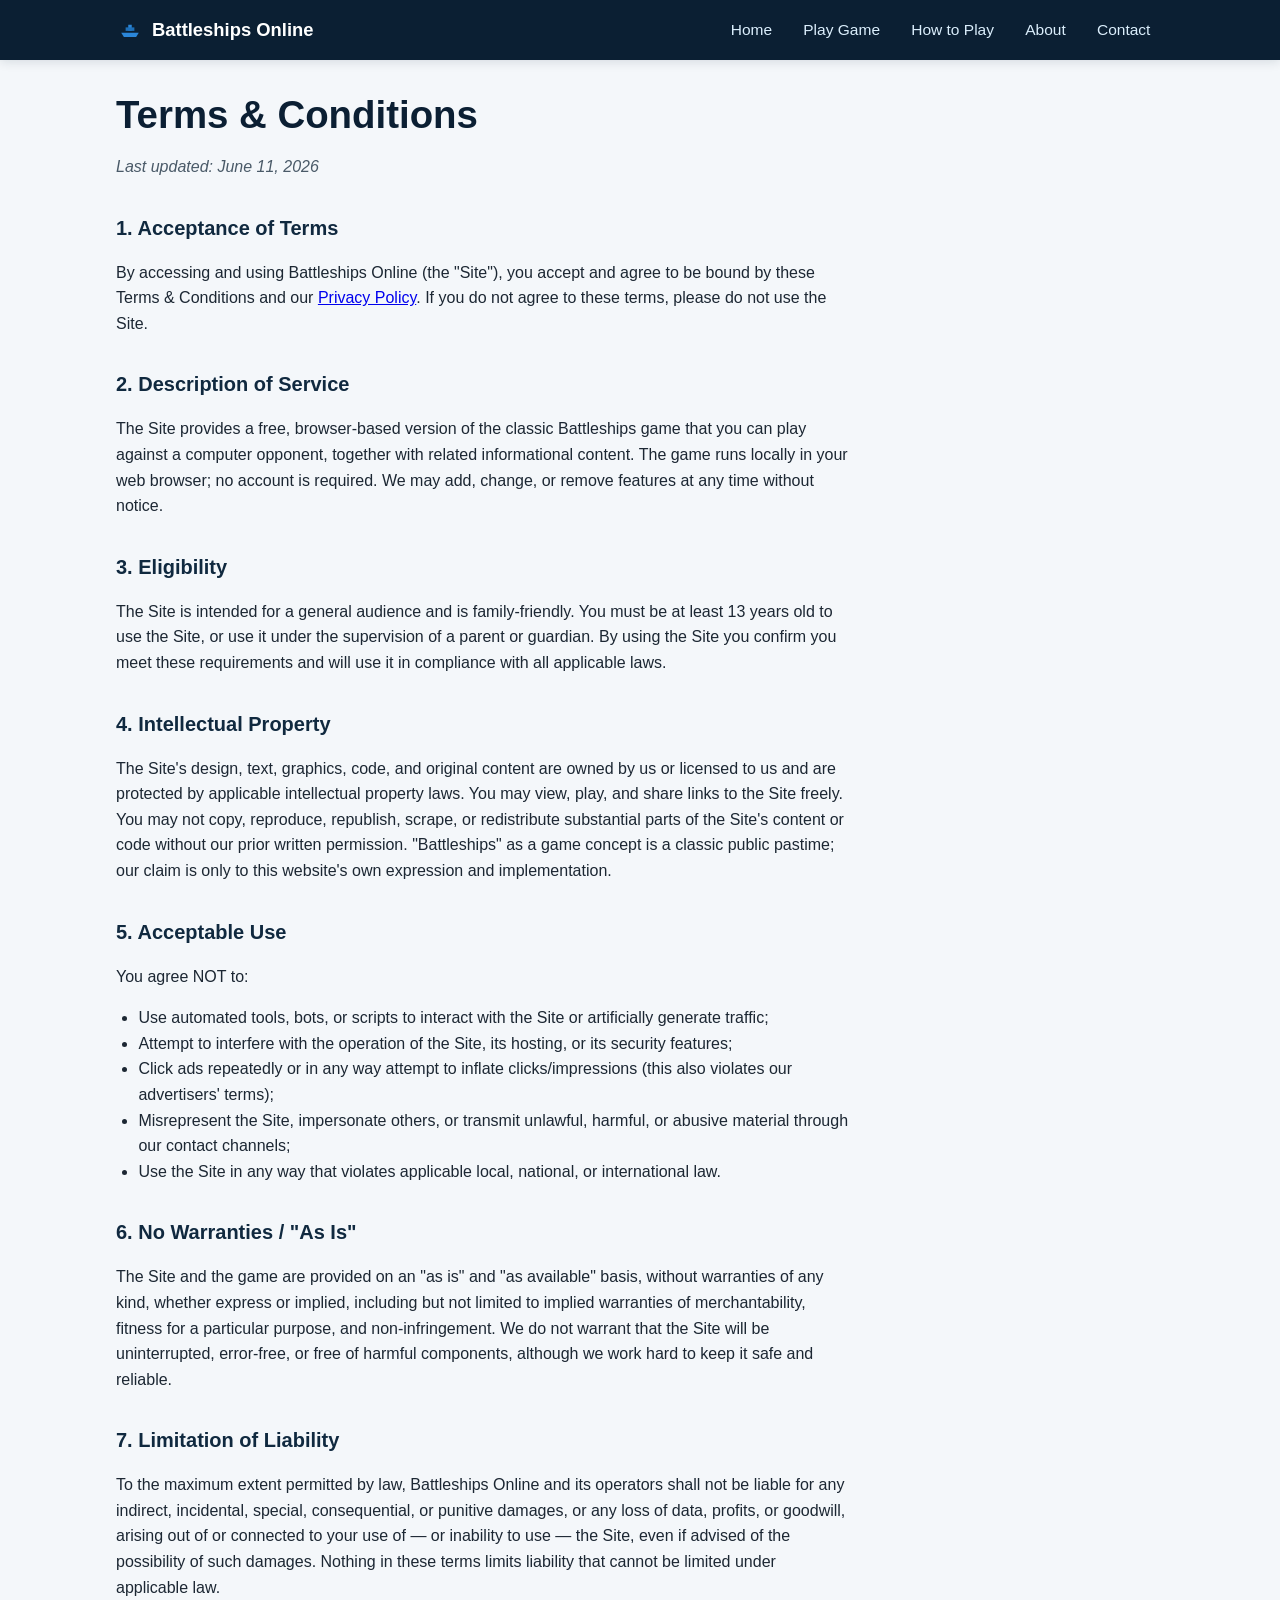
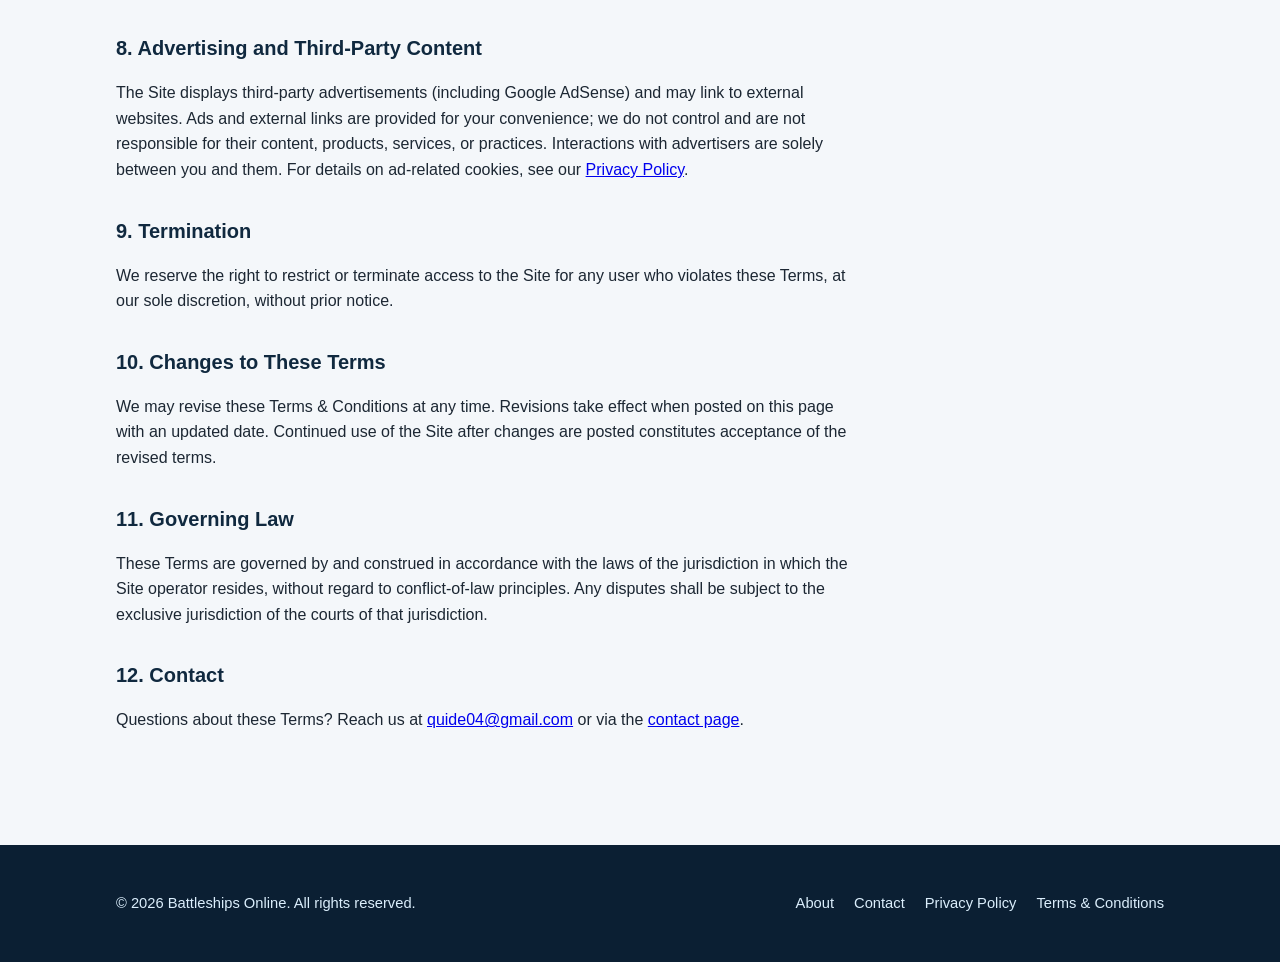
<file: terms-and-conditions.html>
<!DOCTYPE html>
<html lang="en">
<head>
  <meta charset="UTF-8">
  <meta name="viewport" content="width=device-width, initial-scale=1.0">
  <title>Terms &amp; Conditions | Battleships Online</title>
  <meta name="description" content="Terms and Conditions for using Battleships Online, including acceptable use, intellectual property, disclaimers, limitation of liability, and governing law.">
  <link rel="icon" type="image/svg+xml" href="favicon.svg">
  <link rel="stylesheet" href="css/style.css">
</head>
<body>
  <a class="skip-link" href="#main-content">Skip to main content</a>

  <header class="site-header">
    <div class="container">
      <a class="brand" href="index.html">
        <svg viewBox="0 0 64 64" aria-hidden="true"><path d="M12 38h40l-6 10H18z" fill="#2b86d9"/><rect x="28" y="20" width="8" height="14" fill="#2b86d9"/><rect x="22" y="26" width="20" height="8" fill="#1e6fb8"/></svg>
        Battleships Online
      </a>
      <button class="nav-toggle" aria-expanded="false" aria-controls="main-nav">☰ Menu</button>
      <nav class="main-nav" id="main-nav" aria-label="Main navigation">
        <ul>
          <li><a href="index.html">Home</a></li>
          <li><a href="game.html">Play Game</a></li>
          <li><a href="how-to-play.html">How to Play</a></li>
          <li><a href="about.html">About</a></li>
          <li><a href="contact.html">Contact</a></li>
        </ul>
      </nav>
    </div>
  </header>

  <main id="main-content">
    <div class="container legal">
      <h1 class="page-title">Terms &amp; Conditions</h1>
      <p class="last-updated">Last updated: June 11, 2026</p>

      <h2>1. Acceptance of Terms</h2>
      <p>
        By accessing and using Battleships Online (the "Site"), you accept and agree to be
        bound by these Terms &amp; Conditions and our
        <a href="privacy-policy.html">Privacy Policy</a>. If you do not agree to these terms,
        please do not use the Site.
      </p>

      <h2>2. Description of Service</h2>
      <p>
        The Site provides a free, browser-based version of the classic Battleships game that
        you can play against a computer opponent, together with related informational content.
        The game runs locally in your web browser; no account is required. We may add,
        change, or remove features at any time without notice.
      </p>

      <h2>3. Eligibility</h2>
      <p>
        The Site is intended for a general audience and is family-friendly. You must be at
        least 13 years old to use the Site, or use it under the supervision of a parent or
        guardian. By using the Site you confirm you meet these requirements and will use it
        in compliance with all applicable laws.
      </p>

      <h2>4. Intellectual Property</h2>
      <p>
        The Site's design, text, graphics, code, and original content are owned by us or
        licensed to us and are protected by applicable intellectual property laws. You may
        view, play, and share links to the Site freely. You may not copy, reproduce,
        republish, scrape, or redistribute substantial parts of the Site's content or code
        without our prior written permission. "Battleships" as a game concept is a classic
        public pastime; our claim is only to this website's own expression and implementation.
      </p>

      <h2>5. Acceptable Use</h2>
      <p>You agree NOT to:</p>
      <ul>
        <li>Use automated tools, bots, or scripts to interact with the Site or artificially generate traffic;</li>
        <li>Attempt to interfere with the operation of the Site, its hosting, or its security features;</li>
        <li>Click ads repeatedly or in any way attempt to inflate clicks/impressions (this also violates our advertisers' terms);</li>
        <li>Misrepresent the Site, impersonate others, or transmit unlawful, harmful, or abusive material through our contact channels;</li>
        <li>Use the Site in any way that violates applicable local, national, or international law.</li>
      </ul>

      <h2>6. No Warranties / "As Is"</h2>
      <p>
        The Site and the game are provided on an "as is" and "as available" basis, without
        warranties of any kind, whether express or implied, including but not limited to
        implied warranties of merchantability, fitness for a particular purpose, and
        non-infringement. We do not warrant that the Site will be uninterrupted, error-free,
        or free of harmful components, although we work hard to keep it safe and reliable.
      </p>

      <h2>7. Limitation of Liability</h2>
      <p>
        To the maximum extent permitted by law, Battleships Online and its operators shall
        not be liable for any indirect, incidental, special, consequential, or punitive
        damages, or any loss of data, profits, or goodwill, arising out of or connected to
        your use of — or inability to use — the Site, even if advised of the possibility of
        such damages. Nothing in these terms limits liability that cannot be limited under
        applicable law.
      </p>

      <h2>8. Advertising and Third-Party Content</h2>
      <p>
        The Site displays third-party advertisements (including Google AdSense) and may link
        to external websites. Ads and external links are provided for your convenience; we do
        not control and are not responsible for their content, products, services, or
        practices. Interactions with advertisers are solely between you and them. For details
        on ad-related cookies, see our <a href="privacy-policy.html">Privacy Policy</a>.
      </p>

      <h2>9. Termination</h2>
      <p>
        We reserve the right to restrict or terminate access to the Site for any user who
        violates these Terms, at our sole discretion, without prior notice.
      </p>

      <h2>10. Changes to These Terms</h2>
      <p>
        We may revise these Terms &amp; Conditions at any time. Revisions take effect when
        posted on this page with an updated date. Continued use of the Site after changes
        are posted constitutes acceptance of the revised terms.
      </p>

      <h2>11. Governing Law</h2>
      <p>
        These Terms are governed by and construed in accordance with the laws of the
        jurisdiction in which the Site operator resides, without regard to conflict-of-law
        principles. Any disputes shall be subject to the exclusive jurisdiction of the courts
        of that jurisdiction.
      </p>
      <!-- NOTE TO SITE OWNER: Replace "the jurisdiction in which the Site operator resides"
           above with your actual country/state before publishing. -->

      <h2>12. Contact</h2>
      <p>
        Questions about these Terms? Reach us at
        <a href="mailto:quide04@gmail.com">quide04@gmail.com</a> or via
        the <a href="contact.html">contact page</a>.
      </p>
    </div>
  </main>

  <footer class="site-footer">
    <div class="container">
      <p>&copy; <span class="js-current-year">2026</span> Battleships Online. All rights reserved.</p>
      <ul class="footer-links">
        <li><a href="about.html">About</a></li>
        <li><a href="contact.html">Contact</a></li>
        <li><a href="privacy-policy.html">Privacy Policy</a></li>
        <li><a href="terms-and-conditions.html">Terms &amp; Conditions</a></li>
      </ul>
    </div>
  </footer>

  <script src="js/main.js"></script>
</body>
</html>
</file>
<file: css/style.css>
/* =========================================================
   Battleships Online — shared styles
   Theme: clean ocean/navy, responsive, AA contrast
   ========================================================= */

:root {
  --navy-900: #0b1f33;
  --navy-800: #10293f;
  --navy-700: #17334d;
  --blue-600: #1e6fb8;
  --blue-500: #2b86d9;
  --blue-100: #dbeefc;
  --sand-100: #f4f7fa;
  --white: #ffffff;
  --ink: #1c2733;
  --ink-soft: #4a5a68;
  --hit: #d64545;
  --sunk: #8c2f39;
  --miss: #9fb3c4;
  --ship: #5b7186;
  --radius: 10px;
  --shadow: 0 2px 10px rgba(11, 31, 51, 0.12);
  --max-width: 1080px;
}

* { box-sizing: border-box; }

html { scroll-behavior: smooth; }

body {
  margin: 0;
  font-family: -apple-system, BlinkMacSystemFont, "Segoe UI", Roboto,
    "Helvetica Neue", Arial, sans-serif;
  color: var(--ink);
  background: var(--sand-100);
  line-height: 1.6;
}

img { max-width: 100%; height: auto; }

/* Accessibility helpers */
.skip-link {
  position: absolute;
  left: -999px;
  top: 0;
  background: var(--white);
  color: var(--blue-600);
  padding: 0.75rem 1rem;
  z-index: 200;
}
.skip-link:focus {
  left: 0.5rem;
  top: 0.5rem;
}

.visually-hidden {
  position: absolute;
  width: 1px;
  height: 1px;
  margin: -1px;
  overflow: hidden;
  clip: rect(0 0 0 0);
  white-space: nowrap;
}

:focus-visible {
  outline: 3px solid var(--blue-500);
  outline-offset: 2px;
}

/* ---------- Header / navigation ---------- */

.site-header {
  background: var(--navy-900);
  color: var(--white);
  position: sticky;
  top: 0;
  z-index: 100;
  box-shadow: var(--shadow);
}

.site-header .container {
  display: flex;
  align-items: center;
  justify-content: space-between;
  flex-wrap: wrap;
  gap: 0.5rem;
  padding-top: 0.6rem;
  padding-bottom: 0.6rem;
}

.brand {
  display: flex;
  align-items: center;
  gap: 0.5rem;
  color: var(--white);
  text-decoration: none;
  font-weight: 700;
  font-size: 1.15rem;
}
.brand svg { width: 28px; height: 28px; }

.main-nav ul {
  list-style: none;
  display: flex;
  flex-wrap: wrap;
  gap: 0.25rem;
  margin: 0;
  padding: 0;
}

.main-nav a {
  display: block;
  color: var(--blue-100);
  text-decoration: none;
  padding: 0.5rem 0.85rem;
  border-radius: 6px;
  font-size: 0.97rem;
}
.main-nav a:hover { background: var(--navy-700); color: var(--white); }
.main-nav a[aria-current="page"] {
  background: var(--blue-600);
  color: var(--white);
}

.nav-toggle {
  display: none;
  background: transparent;
  color: var(--white);
  border: 2px solid var(--navy-700);
  border-radius: 6px;
  padding: 0.4rem 0.7rem;
  font-size: 1rem;
  cursor: pointer;
}

@media (max-width: 780px) {
  .nav-toggle { display: block; }
  .main-nav {
    display: none;
    width: 100%;
  }
  .main-nav.open { display: block; }
  .main-nav ul {
    flex-direction: column;
    padding-bottom: 0.75rem;
  }
}

/* ---------- Layout ---------- */

.container {
  max-width: var(--max-width);
  margin: 0 auto;
  padding-left: 1rem;
  padding-right: 1rem;
}

main { padding: 2rem 0 3rem; }

.page-title {
  color: var(--navy-900);
  font-size: clamp(1.7rem, 4vw, 2.4rem);
  line-height: 1.2;
  margin: 0 0 0.5rem;
}

.page-subtitle {
  color: var(--ink-soft);
  font-size: 1.1rem;
  margin: 0 0 2rem;
  max-width: 46rem;
}

.section-title {
  color: var(--navy-800);
  font-size: 1.4rem;
  margin: 2.5rem 0 0.75rem;
}

.card {
  background: var(--white);
  border-radius: var(--radius);
  box-shadow: var(--shadow);
  padding: 1.5rem;
  margin-bottom: 1.25rem;
}

.card-grid {
  display: grid;
  grid-template-columns: repeat(auto-fit, minmax(240px, 1fr));
  gap: 1.25rem;
}
.card-grid .card { margin-bottom: 0; }

.hero {
  background: linear-gradient(160deg, var(--navy-900), var(--navy-700));
  color: var(--white);
  text-align: center;
  padding: 3.5rem 0;
}
.hero h1 {
  font-size: clamp(2rem, 5vw, 3rem);
  margin: 0 0 0.75rem;
  line-height: 1.15;
}
.hero p {
  font-size: clamp(1.05rem, 2.5vw, 1.3rem);
  color: var(--blue-100);
  max-width: 40rem;
  margin: 0 auto 1.75rem;
}

/* Buttons */
.btn {
  display: inline-block;
  background: var(--blue-600);
  color: var(--white);
  text-decoration: none;
  border: none;
  border-radius: var(--radius);
  padding: 0.8rem 1.6rem;
  font-size: 1.05rem;
  font-weight: 600;
  cursor: pointer;
  transition: background 0.15s ease;
}
.btn:hover { background: var(--blue-500); }
.btn-secondary {
  background: transparent;
  border: 2px solid var(--blue-600);
  color: var(--blue-600);
}
.btn-secondary:hover { background: var(--blue-100); }

/* Tables (fleet info etc.) */
.table-wrap { overflow-x: auto; }
table {
  border-collapse: collapse;
  width: 100%;
  background: var(--white);
}
th, td {
  text-align: left;
  padding: 0.65rem 0.9rem;
  border-bottom: 1px solid #e3eaf0;
}
th {
  background: var(--navy-800);
  color: var(--white);
}
tbody tr:nth-child(even) { background: #f6fafd; }

/* Legal / long-form pages */
.legal h2 {
  color: var(--navy-800);
  font-size: 1.25rem;
  margin: 2rem 0 0.5rem;
}
.legal p, .legal li { max-width: 46rem; }
.legal ul { padding-left: 1.4rem; }
.last-updated {
  color: var(--ink-soft);
  font-style: italic;
  margin-bottom: 1.5rem;
}

/* Contact form */
.contact-form label {
  display: block;
  font-weight: 600;
  margin: 1rem 0 0.3rem;
}
.contact-form input,
.contact-form textarea {
  width: 100%;
  max-width: 30rem;
  padding: 0.65rem 0.75rem;
  border: 1px solid #c3d0da;
  border-radius: 6px;
  font: inherit;
}
.contact-form textarea { min-height: 140px; resize: vertical; }

.form-hint { color: var(--ink-soft); font-size: 0.92rem; }

/* ---------- Game page ---------- */

.game-layout {
  display: grid;
  grid-template-columns: 1fr;
  gap: 1.5rem;
}
@media (min-width: 980px) {
  .game-layout { grid-template-columns: 2fr 1fr; align-items: start; }
}

.boards {
  display: grid;
  grid-template-columns: repeat(auto-fit, minmax(280px, 1fr));
  gap: 1.5rem;
}

.board-panel h2 {
  font-size: 1.05rem;
  margin: 0 0 0.5rem;
  color: var(--navy-800);
  text-align: center;
}

.grid {
  display: grid;
  grid-template-columns: repeat(11, 1fr);
  gap: 2px;
  background: var(--navy-800);
  padding: 4px;
  border-radius: var(--radius);
}

.cell {
  aspect-ratio: 1 / 1;
  border: none;
  padding: 0;
  background: var(--blue-100);
  border-radius: 3px;
  cursor: pointer;
  min-width: 0;
  transition: background 0.1s ease;
  position: relative;
  outline-offset: -2px;
}
.cell:focus-visible {
  outline: 3px solid var(--white);
  box-shadow: 0 0 0 3px var(--blue-500);
  z-index: 2;
}

.grid .label {
  background: transparent;
  color: var(--blue-100);
  font-size: clamp(0.55rem, 1.4vw, 0.75rem);
  display: flex;
  align-items: center;
  justify-content: center;
  user-select: none;
}

.enemy-board:not(.locked) .cell:not([disabled]):hover {
  background: var(--blue-500);
}

.cell.ship { background: var(--ship); }
.cell.hit {
  background: var(--hit);
  position: relative;
}
.cell.miss { background: var(--miss); }
.cell.sunk { background: var(--sunk); }

.cell::after {
  content: "";
  position: absolute;
  inset: 25%;
  border-radius: 50%;
}
.cell.miss::after { background: var(--white); opacity: 0.85; }
.cell.hit::after, .cell.sunk::after {
  content: "✕";
  inset: 0;
  display: flex;
  align-items: center;
  justify-content: center;
  color: var(--white);
  font-weight: 700;
  font-size: clamp(0.6rem, 1.6vw, 0.9rem);
  border-radius: 0;
}

.enemy-board.locked .cell { cursor: default; }
.enemy-board.locked { opacity: 0.75; }

.game-status {
  background: var(--white);
  border-radius: var(--radius);
  box-shadow: var(--shadow);
  padding: 1rem 1.25rem;
}

#status-message {
  font-size: 1.15rem;
  font-weight: 600;
  min-height: 1.6em;
  margin: 0 0 0.75rem;
}

.fleet-status {
  list-style: none;
  padding: 0;
  margin: 0 0 1rem;
  display: flex;
  flex-wrap: wrap;
  gap: 0.4rem;
}
.fleet-status li {
  font-size: 0.82rem;
  background: var(--blue-100);
  color: var(--navy-800);
  padding: 0.25rem 0.6rem;
  border-radius: 999px;
}
.fleet-status li.sunk {
  background: var(--sunk);
  color: var(--white);
  text-decoration: line-through;
}

.log {
  max-height: 180px;
  overflow-y: auto;
  font-size: 0.88rem;
  color: var(--ink-soft);
  border-top: 1px solid #e3eaf0;
  padding-top: 0.5rem;
}
.log p { margin: 0.15rem 0; }

.game-actions { display: flex; gap: 0.75rem; flex-wrap: wrap; margin-top: 1rem; }

.game-over-banner {
  background: var(--navy-900);
  color: var(--white);
  border-radius: var(--radius);
  text-align: center;
  padding: 2rem 1rem;
  margin-bottom: 1.5rem;
}
.game-over-banner.win { background: #14663f; }
.game-over-banner.lose { background: var(--sunk); }
.game-over-banner p { font-size: 1.2rem; margin: 0 0 1rem; }

[hidden] { display: none !important; }

/* Ad placeholders — remove this block when real ad code is added */
.ad-slot { margin: 1.5rem 0; text-align: center; }

/* ---------- Footer ---------- */

.site-footer {
  background: var(--navy-900);
  color: var(--blue-100);
  padding: 2rem 0;
  margin-top: 3rem;
  font-size: 0.92rem;
}
.site-footer .container {
  display: flex;
  justify-content: space-between;
  align-items: center;
  flex-wrap: wrap;
  gap: 1rem;
}
.footer-links {
  list-style: none;
  display: flex;
  flex-wrap: wrap;
  gap: 0.25rem 1.25rem;
  margin: 0;
  padding: 0;
}
.footer-links a { color: var(--blue-100); text-decoration: none; }
.footer-links a:hover { color: var(--white); text-decoration: underline; }

@media (prefers-reduced-motion: reduce) {
  html { scroll-behavior: auto; }
  * { transition: none !important; }
}
</file>
